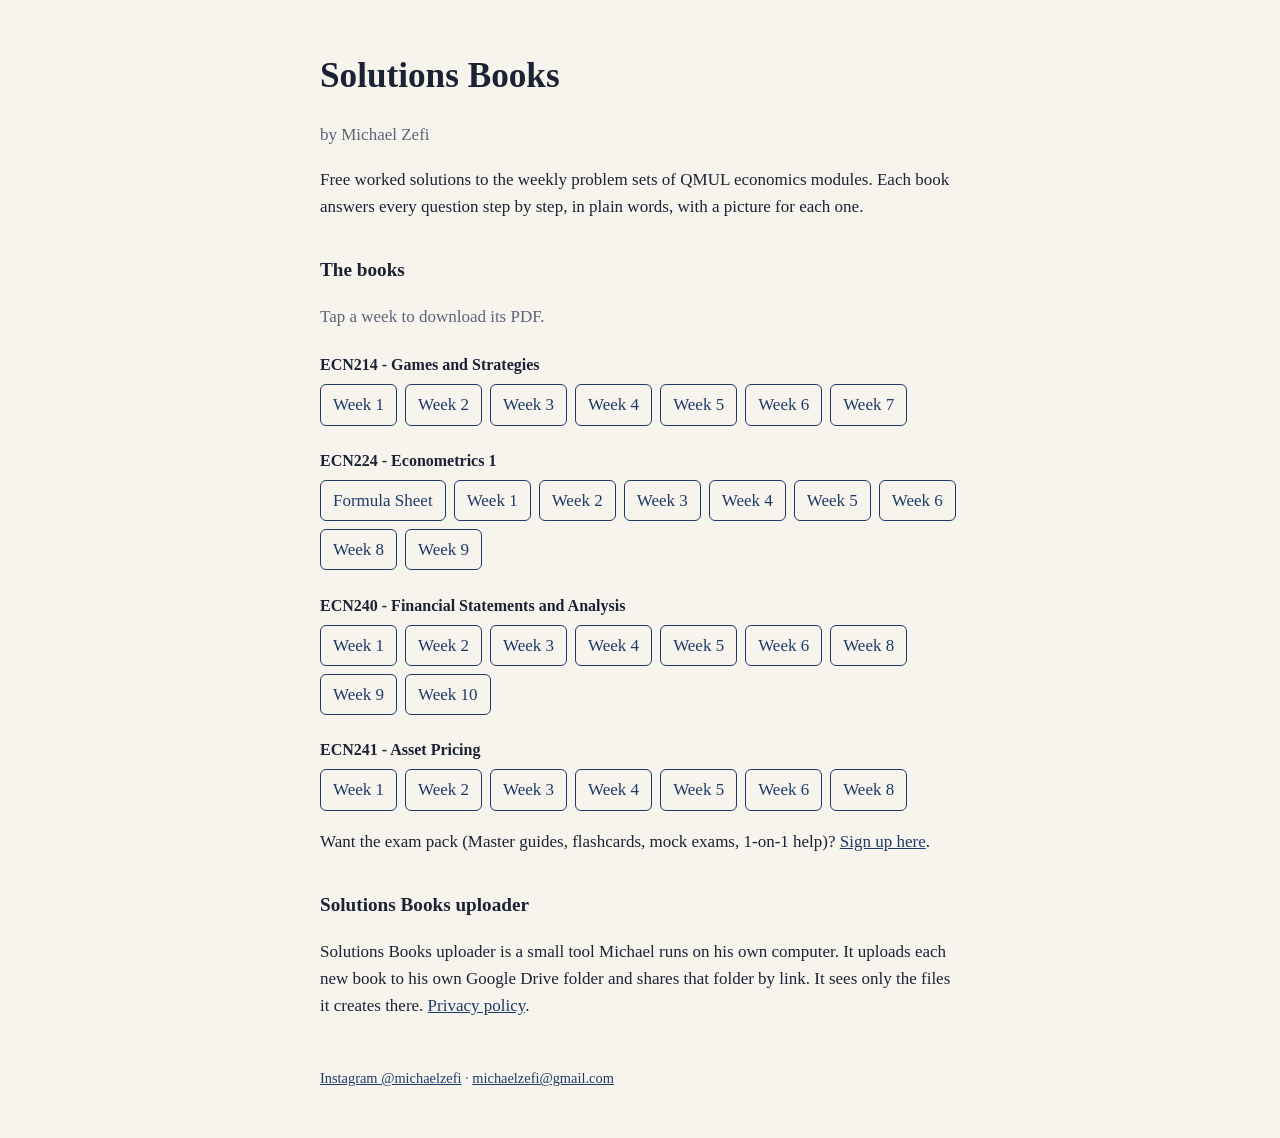
<file: index.html>
<!doctype html>
<html lang="en">
<head>
<meta charset="utf-8">
<meta name="viewport" content="width=device-width, initial-scale=1">
<title>Michael Zefi · Solutions Books</title>
<link rel="stylesheet" href="style.css">
</head>
<body>
<main>
  <h1>Solutions Books</h1>
  <p class="by">by Michael Zefi</p>
  <p>Free worked solutions to the weekly problem sets of QMUL economics modules. Each book answers every question
    step by step, in plain words, with a picture for each one.</p>
  <h2>The books</h2>
  <p class="by">Tap a week to download its PDF.</p>
  <!-- books -->
  <h3>ECN214 - Games and Strategies</h3>
  <p class="weeks"><a href="https://github.com/michaelz09765/michaelz09765.github.io/releases/download/books/ECN214_Week_01_Solutions.pdf" rel="nofollow">Week 1</a> <a href="https://github.com/michaelz09765/michaelz09765.github.io/releases/download/books/ECN214_Week_02_Solutions.pdf" rel="nofollow">Week 2</a> <a href="https://github.com/michaelz09765/michaelz09765.github.io/releases/download/books/ECN214_Week_03_Solutions.pdf" rel="nofollow">Week 3</a> <a href="https://github.com/michaelz09765/michaelz09765.github.io/releases/download/books/ECN214_Week_04_Solutions.pdf" rel="nofollow">Week 4</a> <a href="https://github.com/michaelz09765/michaelz09765.github.io/releases/download/books/ECN214_Week_05_Solutions.pdf" rel="nofollow">Week 5</a> <a href="https://github.com/michaelz09765/michaelz09765.github.io/releases/download/books/ECN214_Week_06_Solutions.pdf" rel="nofollow">Week 6</a> <a href="https://github.com/michaelz09765/michaelz09765.github.io/releases/download/books/ECN214_Week_07_Solutions.pdf" rel="nofollow">Week 7</a></p>
  <h3>ECN224 - Econometrics 1</h3>
  <p class="weeks"><a href="https://github.com/michaelz09765/michaelz09765.github.io/releases/download/books/ECN224_Formula_Sheet.pdf" rel="nofollow">Formula Sheet</a> <a href="https://github.com/michaelz09765/michaelz09765.github.io/releases/download/books/ECN224_Week_01_Solutions.pdf" rel="nofollow">Week 1</a> <a href="https://github.com/michaelz09765/michaelz09765.github.io/releases/download/books/ECN224_Week_02_Solutions.pdf" rel="nofollow">Week 2</a> <a href="https://github.com/michaelz09765/michaelz09765.github.io/releases/download/books/ECN224_Week_03_Solutions.pdf" rel="nofollow">Week 3</a> <a href="https://github.com/michaelz09765/michaelz09765.github.io/releases/download/books/ECN224_Week_04_Solutions.pdf" rel="nofollow">Week 4</a> <a href="https://github.com/michaelz09765/michaelz09765.github.io/releases/download/books/ECN224_Week_05_Solutions.pdf" rel="nofollow">Week 5</a> <a href="https://github.com/michaelz09765/michaelz09765.github.io/releases/download/books/ECN224_Week_06_Solutions.pdf" rel="nofollow">Week 6</a> <a href="https://github.com/michaelz09765/michaelz09765.github.io/releases/download/books/ECN224_Week_08_Solutions.pdf" rel="nofollow">Week 8</a> <a href="https://github.com/michaelz09765/michaelz09765.github.io/releases/download/books/ECN224_Week_09_Solutions.pdf" rel="nofollow">Week 9</a></p>
  <h3>ECN240 - Financial Statements and Analysis</h3>
  <p class="weeks"><a href="https://github.com/michaelz09765/michaelz09765.github.io/releases/download/books/ECN240_Week_01_Solutions.pdf" rel="nofollow">Week 1</a> <a href="https://github.com/michaelz09765/michaelz09765.github.io/releases/download/books/ECN240_Week_02_Solutions.pdf" rel="nofollow">Week 2</a> <a href="https://github.com/michaelz09765/michaelz09765.github.io/releases/download/books/ECN240_Week_03_Solutions.pdf" rel="nofollow">Week 3</a> <a href="https://github.com/michaelz09765/michaelz09765.github.io/releases/download/books/ECN240_Week_04_Solutions.pdf" rel="nofollow">Week 4</a> <a href="https://github.com/michaelz09765/michaelz09765.github.io/releases/download/books/ECN240_Week_05_Solutions.pdf" rel="nofollow">Week 5</a> <a href="https://github.com/michaelz09765/michaelz09765.github.io/releases/download/books/ECN240_Week_06_Solutions.pdf" rel="nofollow">Week 6</a> <a href="https://github.com/michaelz09765/michaelz09765.github.io/releases/download/books/ECN240_Week_08_Solutions.pdf" rel="nofollow">Week 8</a> <a href="https://github.com/michaelz09765/michaelz09765.github.io/releases/download/books/ECN240_Week_09_Solutions.pdf" rel="nofollow">Week 9</a> <a href="https://github.com/michaelz09765/michaelz09765.github.io/releases/download/books/ECN240_Week_10_Solutions.pdf" rel="nofollow">Week 10</a></p>
  <h3>ECN241 - Asset Pricing</h3>
  <p class="weeks"><a href="https://github.com/michaelz09765/michaelz09765.github.io/releases/download/books/ECN241_Week_01_Solutions.pdf" rel="nofollow">Week 1</a> <a href="https://github.com/michaelz09765/michaelz09765.github.io/releases/download/books/ECN241_Week_02_Solutions.pdf" rel="nofollow">Week 2</a> <a href="https://github.com/michaelz09765/michaelz09765.github.io/releases/download/books/ECN241_Week_03_Solutions.pdf" rel="nofollow">Week 3</a> <a href="https://github.com/michaelz09765/michaelz09765.github.io/releases/download/books/ECN241_Week_04_Solutions.pdf" rel="nofollow">Week 4</a> <a href="https://github.com/michaelz09765/michaelz09765.github.io/releases/download/books/ECN241_Week_05_Solutions.pdf" rel="nofollow">Week 5</a> <a href="https://github.com/michaelz09765/michaelz09765.github.io/releases/download/books/ECN241_Week_06_Solutions.pdf" rel="nofollow">Week 6</a> <a href="https://github.com/michaelz09765/michaelz09765.github.io/releases/download/books/ECN241_Week_08_Solutions.pdf" rel="nofollow">Week 8</a></p>
  <!-- /books -->
  <p>Want the exam pack (Master guides, flashcards, mock exams, 1-on-1 help)?
    <a href="https://forms.gle/qKyWaWmpUF7k1oc68">Sign up here</a>.</p>

  <h2>Solutions Books uploader</h2>
  <p>Solutions Books uploader is a small tool Michael runs on his own computer. It uploads each new book to his own
    Google Drive folder and shares that folder by link. It sees only the files it creates there.
    <a href="privacy.html">Privacy policy</a>.</p>

  <footer>
    <a href="https://instagram.com/michaelzefi">Instagram @michaelzefi</a> ·
    <a href="mailto:michaelzefi@gmail.com">michaelzefi@gmail.com</a>
  </footer>
</main>
<!-- Cloudflare Web Analytics: cookieless page counts -->
<script type='module' src='https://static.cloudflareinsights.com/beacon.min.js' data-cf-beacon='{"token": "ca2990a3d44d46d8bcb8c4cfde848cd8"}'></script>
</body>
</html>
</file>
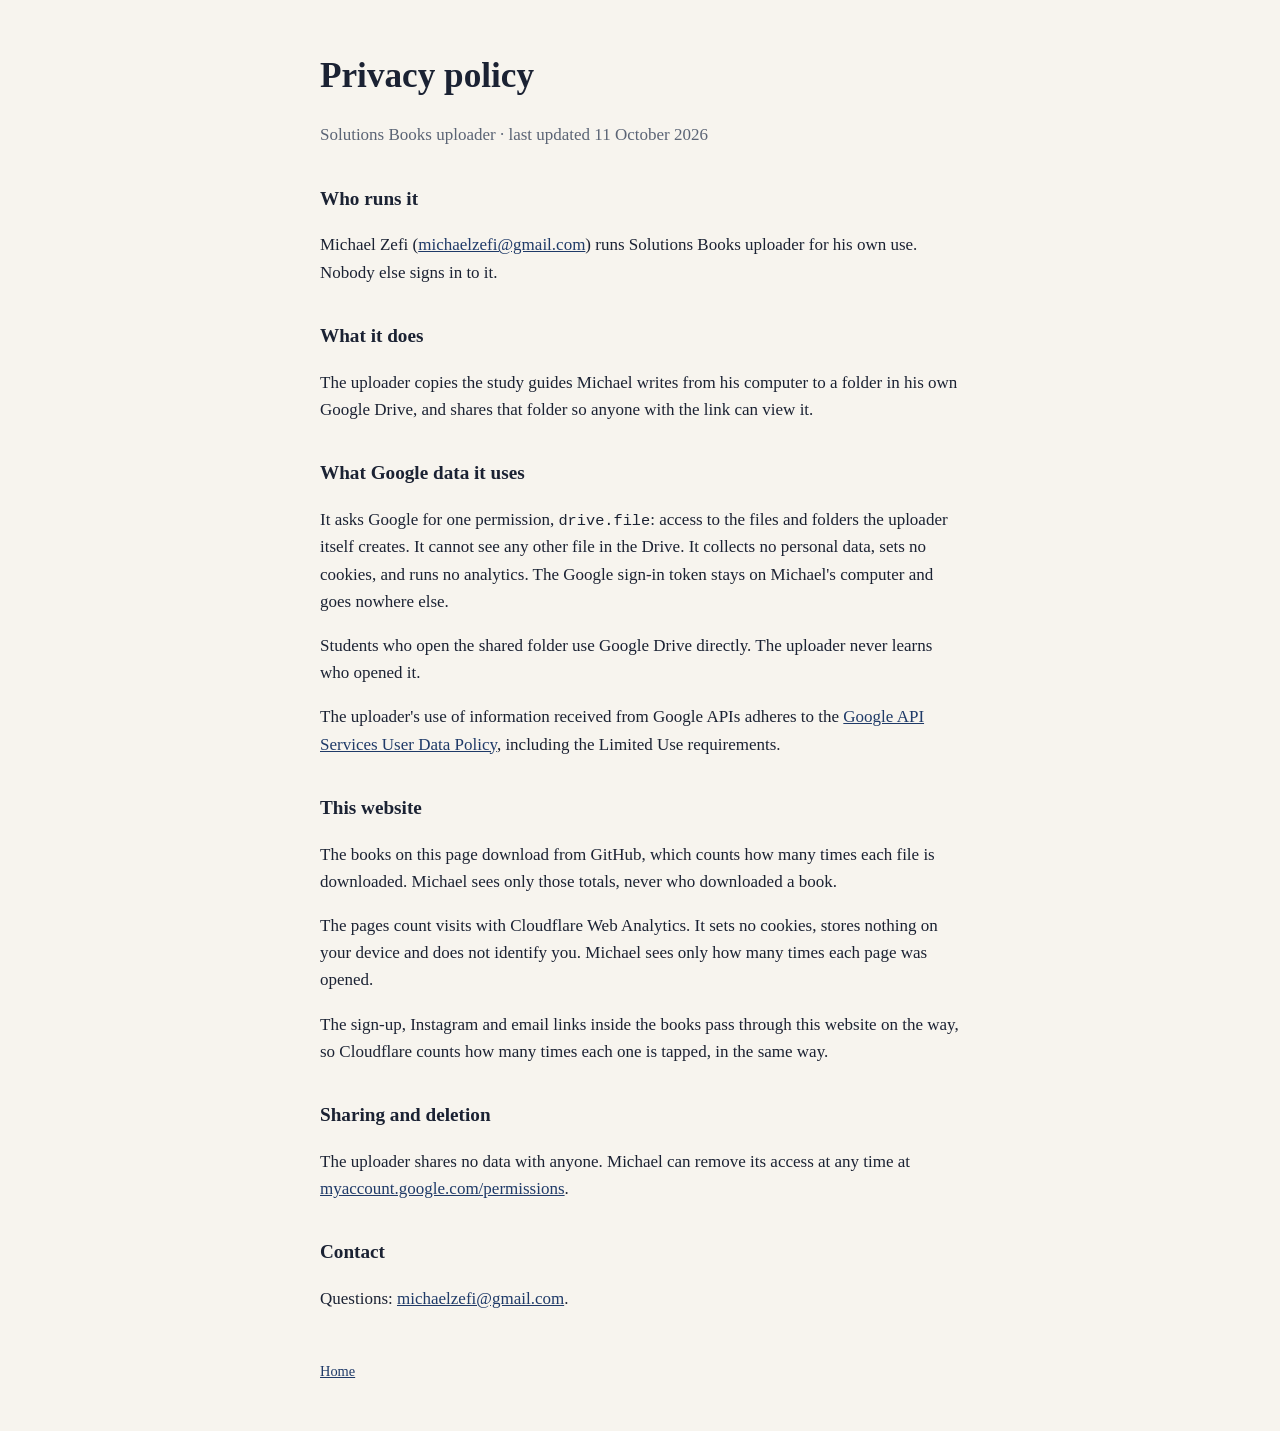
<file: privacy.html>
<!doctype html>
<html lang="en">
<head>
<meta charset="utf-8">
<meta name="viewport" content="width=device-width, initial-scale=1">
<title>Privacy Policy · Solutions Books uploader</title>
<link rel="stylesheet" href="style.css">
</head>
<body>
<main>
  <h1>Privacy policy</h1>
  <p class="by">Solutions Books uploader · last updated 11 October 2026</p>

  <h2>Who runs it</h2>
  <p>Michael Zefi (<a href="mailto:michaelzefi@gmail.com">michaelzefi@gmail.com</a>) runs Solutions Books uploader for
    his own use. Nobody else signs in to it.</p>

  <h2>What it does</h2>
  <p>The uploader copies the study guides Michael writes from his computer to a folder in his own Google Drive, and
    shares that folder so anyone with the link can view it.</p>

  <h2>What Google data it uses</h2>
  <p>It asks Google for one permission, <code>drive.file</code>: access to the files and folders the uploader itself
    creates. It cannot see any other file in the Drive. It collects no personal data, sets no cookies, and runs no
    analytics. The Google sign-in token stays on Michael's computer and goes nowhere else.</p>
  <p>Students who open the shared folder use Google Drive directly. The uploader never learns who opened it.</p>
  <p>The uploader's use of information received from Google APIs adheres to the
    <a href="https://developers.google.com/terms/api-services-user-data-policy">Google API Services User Data
    Policy</a>, including the Limited Use requirements.</p>

  <h2>This website</h2>
  <p>The books on this page download from GitHub, which counts how many times each file is downloaded. Michael sees
    only those totals, never who downloaded a book.</p>
  <p>The pages count visits with Cloudflare Web Analytics. It sets no cookies, stores nothing on your device and
    does not identify you. Michael sees only how many times each page was opened.</p>
  <p>The sign-up, Instagram and email links inside the books pass through this website on the way, so Cloudflare
    counts how many times each one is tapped, in the same way.</p>

  <h2>Sharing and deletion</h2>
  <p>The uploader shares no data with anyone. Michael can remove its access at any time at
    <a href="https://myaccount.google.com/permissions">myaccount.google.com/permissions</a>.</p>

  <h2>Contact</h2>
  <p>Questions: <a href="mailto:michaelzefi@gmail.com">michaelzefi@gmail.com</a>.</p>

  <footer><a href="index.html">Home</a></footer>
</main>
<!-- Cloudflare Web Analytics: cookieless page counts -->
<script type='module' src='https://static.cloudflareinsights.com/beacon.min.js' data-cf-beacon='{"token": "ca2990a3d44d46d8bcb8c4cfde848cd8"}'></script>
</body>
</html>
</file>
<file: style.css>
:root { --bg: #f7f4ee; --ink: #1b2233; --muted: #5b6475; --accent: #1f3a68; }
@media (prefers-color-scheme: dark) { :root { --bg: #111318; --ink: #e8e6e1; --muted: #9aa1ad; --accent: #8fb0e8; } }
body { margin: 0; background: var(--bg); color: var(--ink); font: 17px/1.6 Georgia, serif; }
main { max-width: 640px; margin: 0 auto; padding: 48px 16px; }
h1 { font-size: 2.2rem; margin: 0; }
h2 { font-size: 1.2rem; margin-top: 2.2rem; }
.by, footer { color: var(--muted); }
a { color: var(--accent); }
.button { display: inline-block; padding: 10px 18px; background: var(--accent); color: var(--bg); border-radius: 6px; text-decoration: none; }
code { font-size: 0.9em; }
h3 { font-size: 1rem; margin: 1.4rem 0 0.4rem; }
.weeks { display: flex; flex-wrap: wrap; gap: 8px; margin: 0; }
.weeks a { padding: 6px 12px; border: 1px solid var(--accent); border-radius: 6px; text-decoration: none; }
footer { margin-top: 3rem; font-size: 0.9rem; }
</file>
